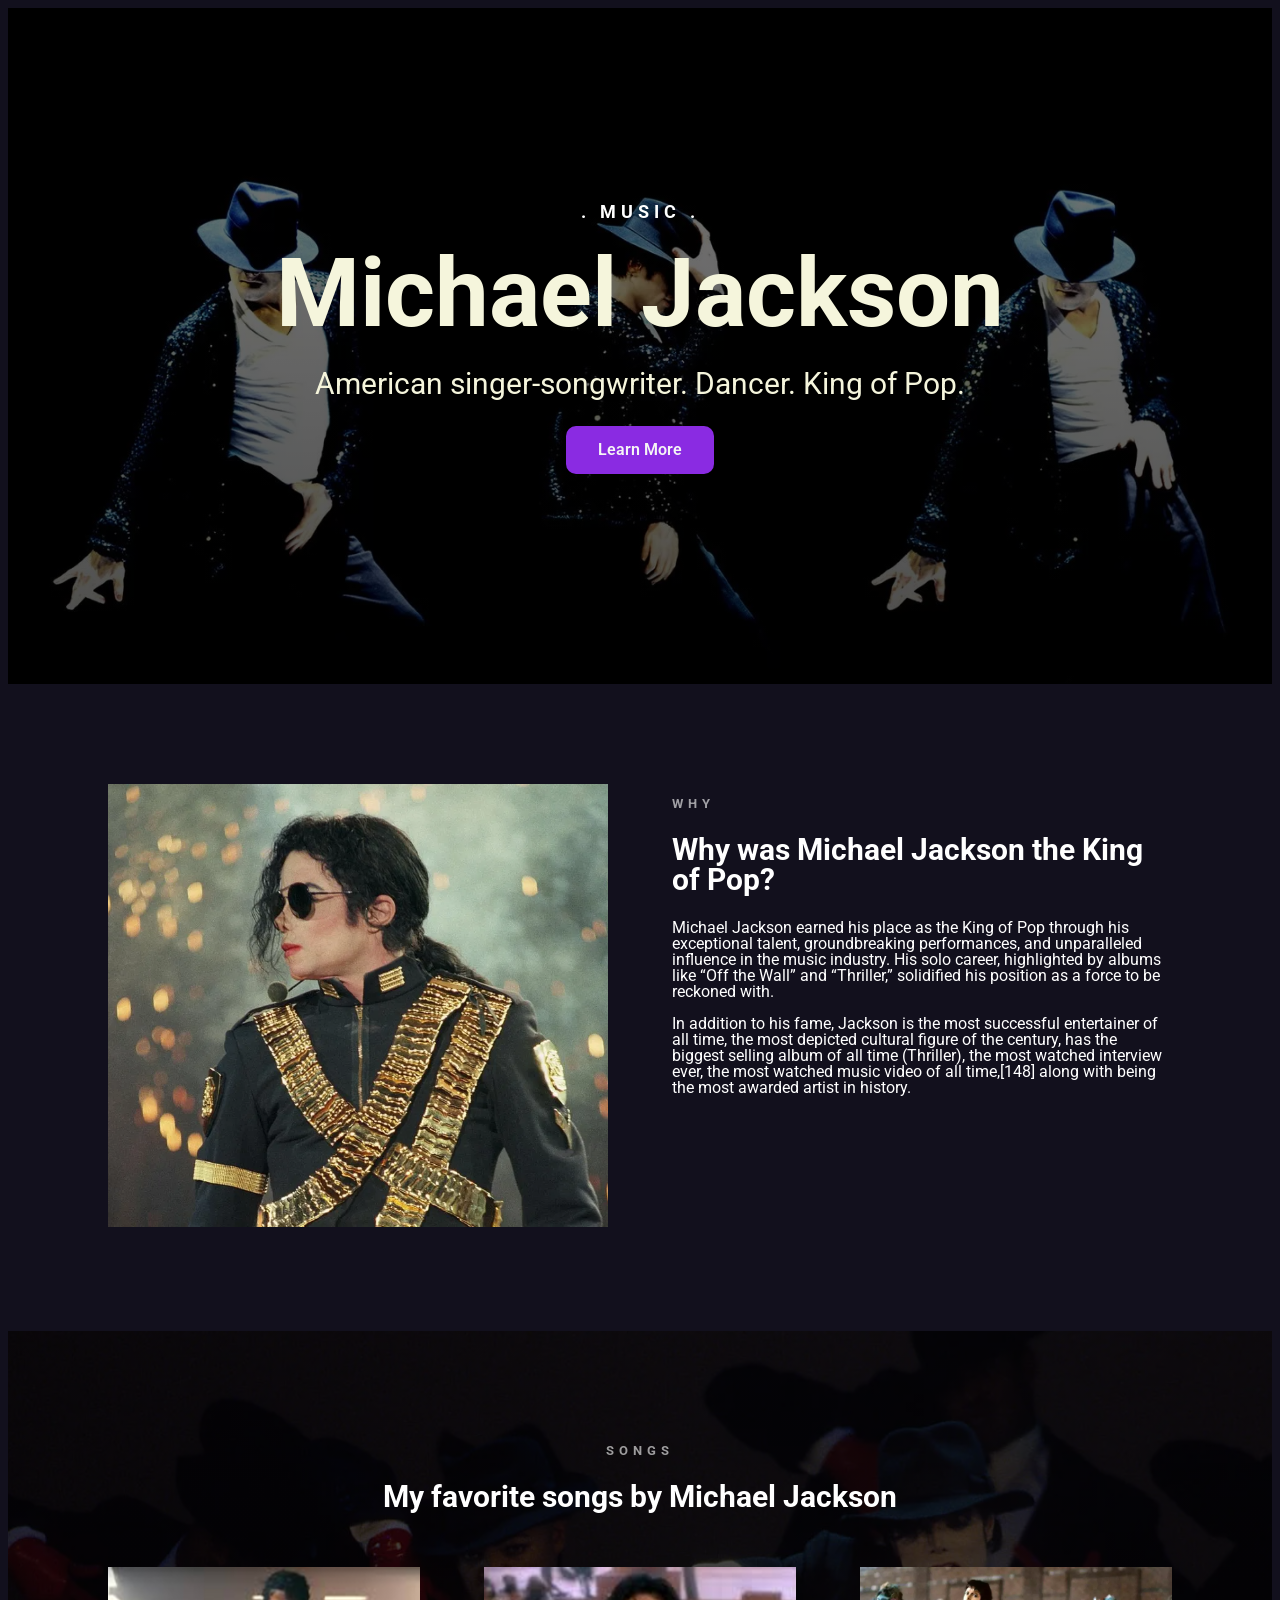
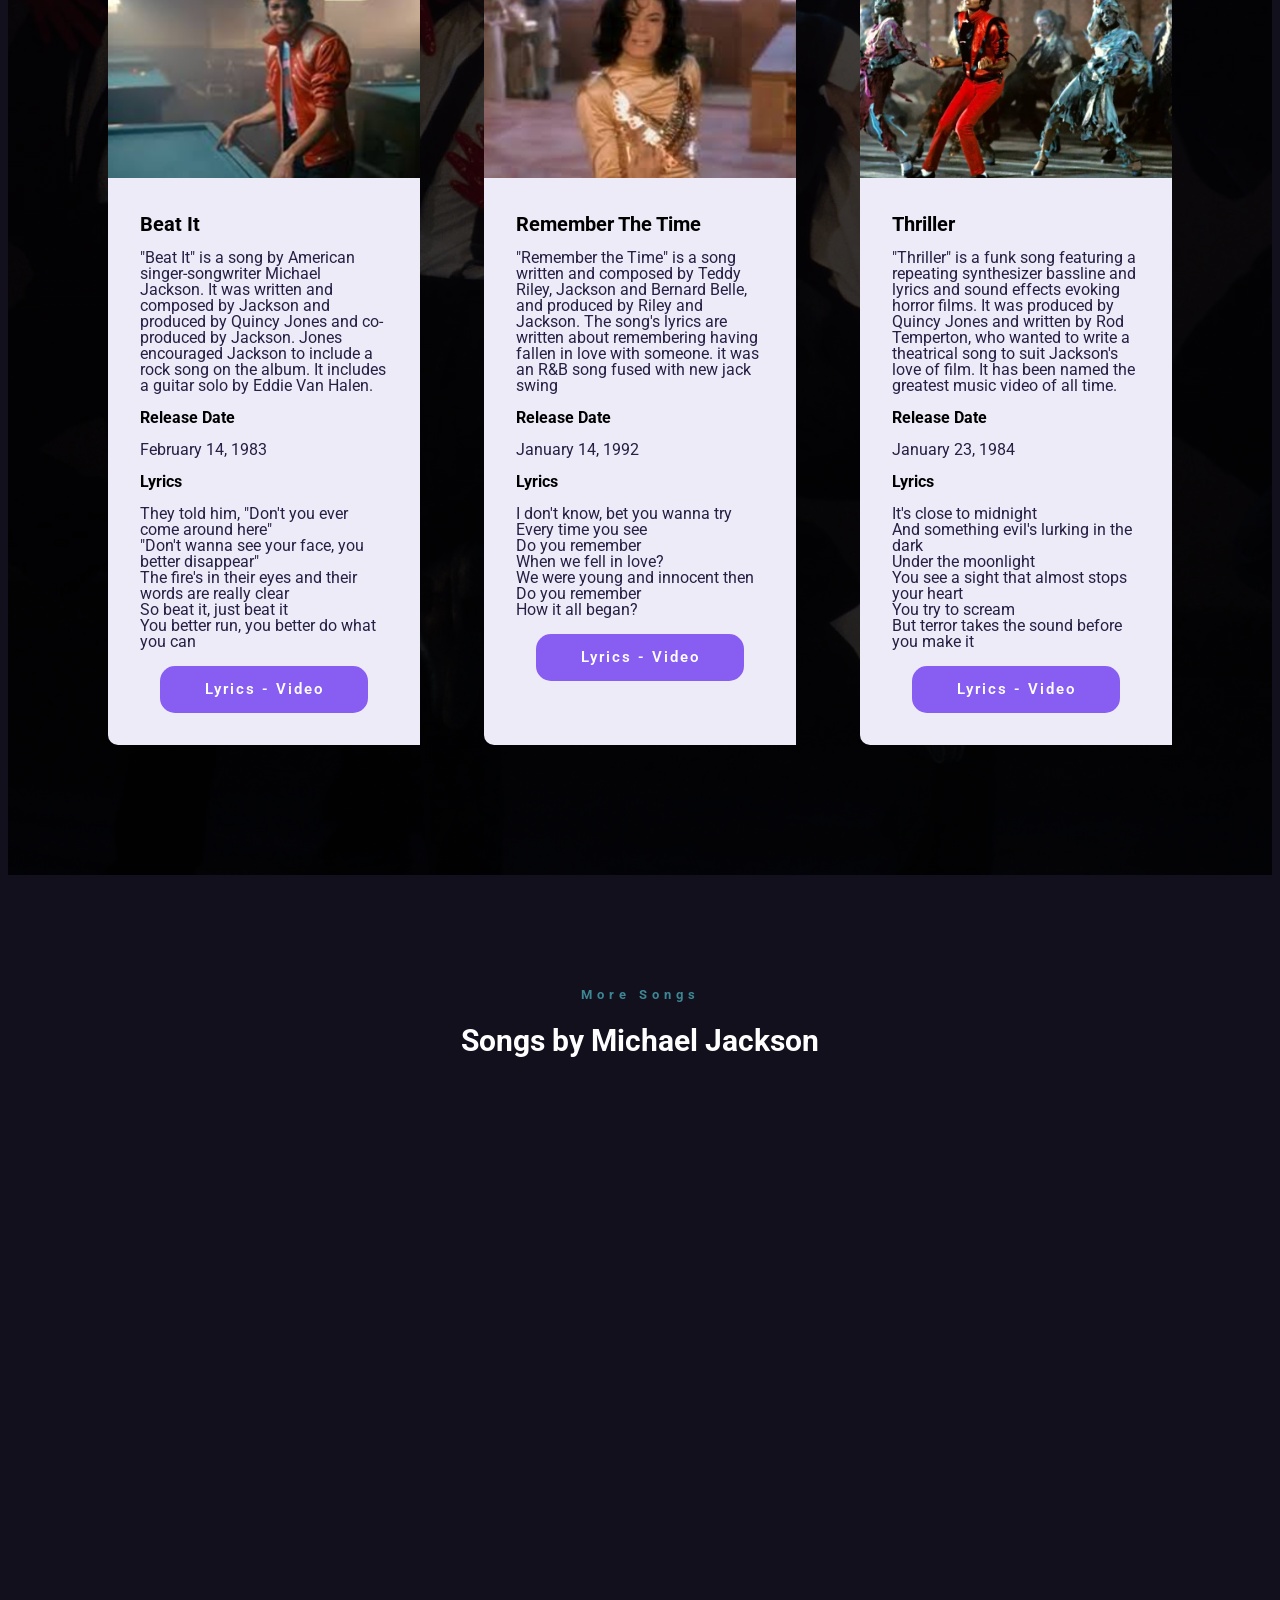
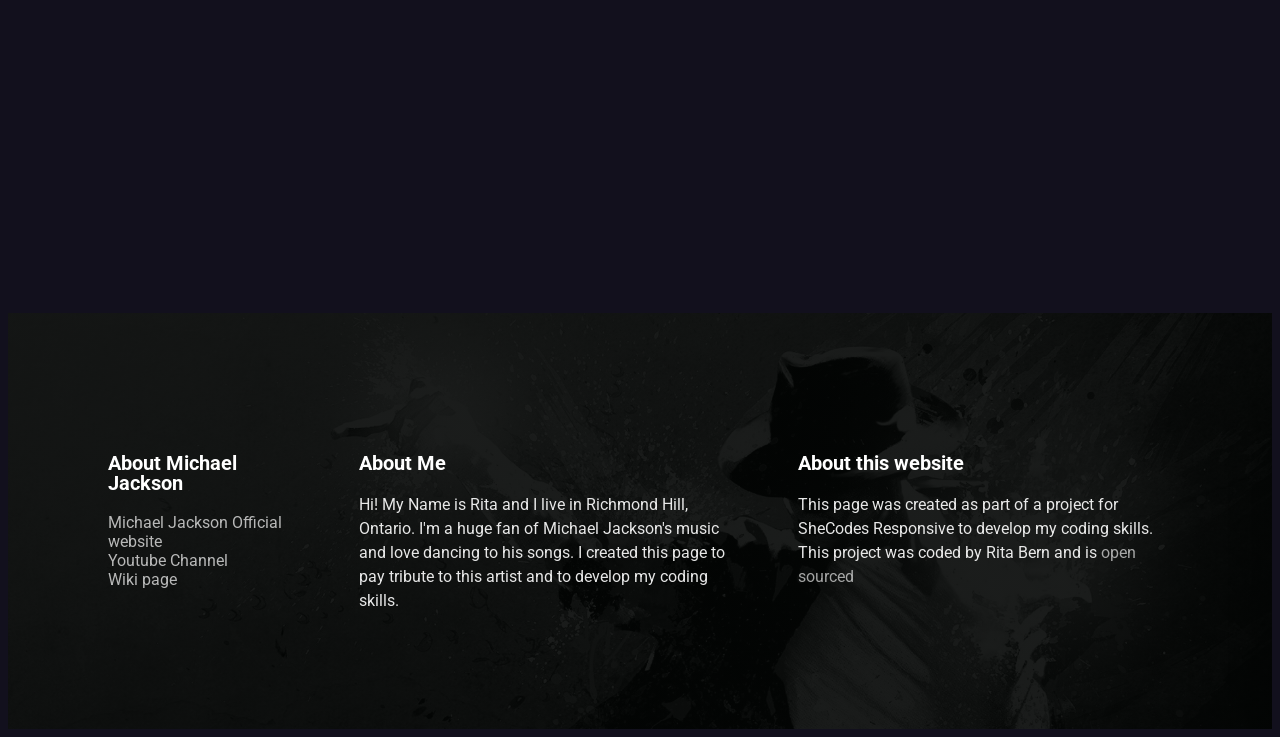
<file: index.html>
<!DOCTYPE html>
<html lang="en">
<head>
    <meta charset="UTF-8">
    <meta name="viewport" content="width=device-width, initial-scale=1.0">
    <link rel="preconnect" href="https://fonts.googleapis.com">
<link rel="preconnect" href="https://fonts.gstatic.com" crossorigin>
<link rel="preconnect" href="https://fonts.googleapis.com">
<link href="https://fonts.googleapis.com/css2?family=Roboto:ital,wght@0,100;0,300;0,400;0,500;0,700;0,900;1,100;1,300;1,400;1,500;1,700;1,900&display=swap" rel="stylesheet">

    <link rel="stylesheet" href="/src/styles.css">
    <title>Michael Jackson</title>
</head>
<body>
    <div class="container">
            <header>
                <h3>. MUSIC .</h3>
                <h1>Michael Jackson</h1>
                <h2>American singer-songwriter. Dancer. King of Pop. </h2>
                <a href="#more" class="placeholder-more">Learn More</a>
            </header>
            <main>
                <section class="grid grid-2-columns">
                    <div>
                        <img src="images/army-jacket.png" 
                        alt="Michael Jackson" 
                        class="img-responsive">
                        </div>
                        
                        <div>
                        <a name="more"></a>
                        <h3>WHY</h3>
                        <h2>Why was Michael Jackson the King of Pop?</h2>
                        <p>Michael Jackson earned his place as the King of Pop through his exceptional talent, groundbreaking performances, and unparalleled influence in the music industry. His solo career, highlighted by albums like “Off the Wall” and “Thriller,” solidified his position as a force to be reckoned with.</p>
                        <p>In addition to his fame, Jackson is the most successful entertainer of all time, the most depicted cultural figure of the century, has the biggest selling album of all time (Thriller), the most watched interview ever, the most watched music video of all time,[148] along with being the most awarded artist in history.</p>
                        </div>
                </section>
                <section class="secondary">
                    <h3 class="text-center">SONGS</h3>
                    <h2 class="text-center">My favorite songs by Michael Jackson</h2>

                 <div class="grid grid-3-columns">
                    <div class="card">
                        <div class="card-header">
                            <img src="../images/beat -it-picture.png" class="img-responsive">
                        </div>
                        
                        <div class="card-body">
                            <h4>Beat It</h4>
                            <p>"Beat It" is a song by American singer-songwriter Michael Jackson. It was written and composed by Jackson and produced by Quincy Jones and co-produced by Jackson. 
                                Jones encouraged Jackson to include a rock song on the album. It includes a guitar solo by Eddie Van Halen.</p>
                            <h5>Release Date</h5>
                            <P>February 14, 1983</P>
                            <h5>Lyrics</h5>
                            <p>They told him, "Don't you ever come around here"<br>
                                "Don't wanna see your face, you better disappear"<br>
                                The fire's in their eyes and their words are really clear <br>
                                So beat it, just beat it <br>
                                You better run, you better do what you can</p>
                               
                               
                                <div class="card-footer">
                                      <a href="https://youtu.be/oRdxUFDoQe0?si=64eP2_JmKE8VPoWe" class="btn" target="_blank">Lyrics - Video</a>
                                </div>
                          
                        </div>
                    </div>

                    <div class="card">
                        <div class="card-header">
                            <img src="/images/remember-mj-photo.png" class="img-responsive">
                        </div>
                        
                        <div class="card-body">
                            <h4>Remember The Time</h4>
                            <p>"Remember the Time" is a song written and composed by Teddy Riley, Jackson and Bernard Belle, and produced by Riley and Jackson. The song's lyrics are written about remembering having fallen in love with someone. it was an R&B song fused with new jack swing</p>
                            <h5>Release Date</h5>
                            <P>January 14, 1992</P>
                            <h5>Lyrics</h5>
                            <p>I don't know, bet you wanna try <br>
                                Every time you see <br>
                                Do you remember <br>
                                When we fell in love? <br>
                                We were young and innocent then <br>
                                Do you remember <br>
                                How it all began?</p>
                        
                                <div class="card-footer">
                                      <a href="https://youtu.be/LeiFF0gvqcc?si=gN141ncma-Rb0WnK" class="btn" target="_blank">Lyrics - Video</a>
                                </div>
                        </div>
                    </div>
                    <div class="card">
                        <div class="card-header">
                            <img src="../images/thriller-photo.png" class="img-responsive">
                        </div>
                        
                        <div class="card-body">
                            <h4>Thriller</h4>
                            <p>"Thriller" is a funk song featuring a repeating synthesizer bassline and lyrics and sound effects evoking horror films. It was produced by Quincy Jones and written by Rod Temperton, who wanted to write a theatrical song to suit Jackson's love of film. It has been named the greatest music video of all time.</p>
                            <h5>Release Date</h5>
                            <P>January 23, 1984</P>
                            <h5>Lyrics</h5>
                            <p>It's close to midnight <br>
                                And something evil's lurking in the dark <br>
                                Under the moonlight <br>
                                You see a sight that almost stops your heart <br>
                                You try to scream <br>
                                But terror takes the sound before you make it</p>                        
                               
                                <div class="card-footer">
                                      <a href="https://music.youtube.com/watch?v=sOnqjkJTMaA&si=sbGAdXzE-lgne5Vi" class="btn" target="_blank">Lyrics - Video</a>
                                </div>
                        </div>
                    </div>
                 </div>
                </section>

                <section>
                    <h3 class="text-center more-songs">More Songs</h3>
                     <h2 class="text-center">Songs by Michael Jackson</h2>
                     <div class="grid grid-3-columns-videos">
                        <iframe 
                       class="video"
                        src="https://www.youtube.com/embed/dsUXAEzaC3Q?si=PmTvS8fcxU52R5cC" title="YouTube video player" frameborder="0" allow="accelerometer; autoplay; clipboard-write; encrypted-media; gyroscope; picture-in-picture; web-share" referrerpolicy="strict-origin-when-cross-origin" allowfullscreen></iframe>
                        <iframe 
                       class="video" 
                        src="https://www.youtube.com/embed/HzZ_urpj4As?si=tyiDncTlUmp10seY" title="YouTube video player" frameborder="0" allow="accelerometer; autoplay; clipboard-write; encrypted-media; gyroscope; picture-in-picture; web-share" referrerpolicy="strict-origin-when-cross-origin" allowfullscreen></iframe>
                        <iframe 
                        class="video"
                        src="https://www.youtube.com/embed/h_D3VFfhvs4?si=XGcaMgAdO8JY6OHm" title="YouTube video player" frameborder="0" allow="accelerometer; autoplay; clipboard-write; encrypted-media; gyroscope; picture-in-picture; web-share" referrerpolicy="strict-origin-when-cross-origin" allowfullscreen></iframe>
                    </div>
                    <div class="grid grid-3-columns-videos">
                        <iframe 
                        class="video" 
                        src="https://www.youtube.com/embed/Zi_XLOBDo_Y?si=y1mKsLyydOPWcJWk" title="YouTube video player" frameborder="0" allow="accelerometer; autoplay; clipboard-write; encrypted-media; gyroscope; picture-in-picture; web-share" referrerpolicy="strict-origin-when-cross-origin" allowfullscreen></iframe>
                        <iframe 
                        class="video"
                        src="https://www.youtube.com/embed/QNJL6nfu__Q?si=w8Igwa_GR82dV76W" title="YouTube video player" frameborder="0" allow="accelerometer; autoplay; clipboard-write; encrypted-media; gyroscope; picture-in-picture; web-share" referrerpolicy="strict-origin-when-cross-origin" allowfullscreen></iframe>
                        <iframe 
                        class="video" 
                        src="https://www.youtube.com/embed/F2AitTPI5U0?si=bLjlQBRvcm-WLEsZ" title="YouTube video player" frameborder="0" allow="accelerometer; autoplay; clipboard-write; encrypted-media; gyroscope; picture-in-picture; web-share" referrerpolicy="strict-origin-when-cross-origin" allowfullscreen></iframe>
                   </div>
                </section>
            </main>
    <footer>
        <section class="grid grid-3-columns-with-first-narrow">
        <div>
            <h3>About Michael Jackson</h3>
            <ul>
                <li><a href="https://www.michaeljackson.com/en-ca/" target="_blank">Michael Jackson Official website</a></li>
                <li><a href="https://www.youtube.com/channel/UC5OrDvL9DscpcAstz7JnQGA" target="_blank">Youtube Channel</a></li>
                <li><a href="https://en.wikipedia.org/wiki/Michael_Jackson" target="_blank">Wiki page</a></li>
            </ul>
        </div>
        <div>
            <h3>About Me</h3>
            <p>Hi! My Name is Rita and I live in Richmond Hill, Ontario. I'm a huge fan of Michael Jackson's music and love dancing to his songs. I created this page to pay tribute to this artist and to develop my coding skills.</p>
        </div>
        <div>
            <h3>About this website</h3>
            <p>This page was created as part of a project for SheCodes Responsive to develop my coding skills.
            <br>
            This project was coded by Rita Bern and is <a href="https://github.com/finnocino" target="_blank">open sourced</a></p>
    </div>
    </section>
    </footer>
   </div> 
</body>
</html>
</file>
<file: src/styles.css>
body {
    font-family: "Roboto", sans-serif;
    background: #12101D;
}
header {
    background-image: linear-gradient(rgba(0,0,0,0.5), rgba(0,0,0,0.7)), url("../images/billie-jean.png");
    background-repeat: no-repeat;
    background-size: cover;
    color: beige;
    text-align: center;
    padding: 190px 0;
}

header h1 {
    font-weight: 700;
    font-size: 96px;
    line-height: 1;
    margin: 20px 0;
}
header h2 {
    font-weight: 400;
    font-size: 30px;
    line-height: 1.5;
    margin: 0;
}
header h3 {
    font-weight: 700;
    font-size: 18px;
    line-height: 1.5;
    letter-spacing: 5px;
    margin: 0;
}
header a {
    font-weight: 600;
    font-size: 16px;
    line-height: 1;
    text-align: center;
    color: whitesmoke;
    margin: 20px;
    background-color: blueviolet;
    text-decoration: none;
    padding: 16px 32px;
    display: inline-block;
    border-radius: 10px;
}

section {
    max-width: 100%;
    margin: 0 auto;
    padding: 100px;
}

section h2,h3, p {
    color: white;
}
section.secondary {
    background-image: linear-gradient(rgba(0,0,0,0.7), rgba(0,0,0,0.9)), 
    url("../images/billie-jean-dance.png");
   background-repeat: no-repeat;
   background-size: cover;
}
main h2 {
    font-size: 30px;
    font-weight: 700;
    line-height: 1;
}
main h3 {
    font-size: 13px;
    font-weight: 700;
    line-height: 1;
    letter-spacing: 5px;
    opacity: 0.6;
}
main h4 {
    font-size: 20px;
    font-weight: 700;
    line-height: 1;
    margin: 0;
}

main h5 {
    font-size: 16px;
    font-weight: 700;
    line-height: 1;
    margin: 0;
}
main p {
    font-size: 16px;
    font-weight: 400;
    line-height: 1;
}
footer {
    color: white;
    background-image: linear-gradient(rgba(2,4,3,0.9),rgba(2,4,3,0.9)),
    url("../images/white-shirt-hat.png");
    background-repeat: no-repeat;
    background-size: cover;
    margin-top: 30px;
    padding-top: 20px;
}

footer h3 {
    font-size: 20px;
    font-weight: 700;
    line-height: 1;
    
}
footer p {
    font-size: 16px;
    font-weight: 400;
    line-height: 24px;
    opacity: 0.9;
}

footer ul {
    padding: 0;
}

footer li {
    list-style: none;
    margin: 0;
    padding: 0;
}
footer a {
    color: #FFFFFF;
    opacity: 0.7;
    text-decoration: none;
}

.container {
    max-width: 1400px;
    margin: 0 auto;
}

.grid {
    display: grid;
    gap: 64px;
}

.grid-2-columns {
    grid-template-columns: 1fr 1fr;
}
.grid-3-columns-with-first-narrow {
     grid-template-columns: 1fr 2fr 2fr;
}
.grid-3-columns {
    grid-template-columns: 1fr 1fr 1fr;
}
.card {
    background:#EEEBF8;
    margin: 30px 0;
    border-radius: 0 10px;
}
.card-body {
    padding: 32px;
}

.btn {
    background-color: #885DF1;
    padding: 16px;
    gap: 10px;
    border-radius: 15px;
    display: block;
    text-align: center;
    color: #FFFFFF;
    font-size: 15px;
    font-weight: 600;
    line-height: 1;
    text-decoration: none;
    letter-spacing: 2px;
}
.card p {
    font-size: 16px;
    font-weight: 400;
    line-height: 1;
    color:  #272044;
}

.card-footer {
    padding: 0 20px;
}
.img-responsive {
    width: 100%;
}

.text-center {
    text-align: center;
}

.grid-3-columns-videos {
    grid-template-columns: 1fr 1fr 1fr;
    max-width: 1200px;
    margin-top: 20px;
    gap: 20px;
}
 .video {
   aspect-ratio:  1 / 1;
    width: 100%;
    border-radius: 5px;
}
.more-songs {
    color: #5BD5E3;
    /*background-color: #1d2e3b;*/
}
@media (max-width: 700px) {
    header {
        padding: 60px 0;
    }
    header h1 {
        font-size: 35px;
    }
    header h2 {
        font-size: 15px;
    }
    header h3 {
        font-size: 9px;
    }

    main h2 {
        font-size: 18px;
    }
    main h3 {
        font-size: 12px;
    }
    main p {
        font-size: 12px;
    }
     section {
        padding: 30px;
    }
    section h2 {
        font-size: 15px;
    }
    section h3 {
        font-size: 10px;
    }
    section h4 {
        font-size: 15px;
    }
    section h5 {
        font-size: 15px;
    }

    footer h3 {
        font-size: 14px;
    }

    footer p {
        font-size: 12px;
    }

    footer li {
        font-size: 12px;
    }
    .card-body h4 {
        font-size: 16px;
    }
    .card-body h5 {
        font-size: 14px;
    }
    .card p {
        font-size: 12px;
    }

   .btn{
        font-size: 10px;
        padding: 3px;
    }
    .grid {
        grid-template-columns: 1fr;
        gap: 30px;
    }
   
    .placeholder-more {
        font-size: 10px;

    }
    .grid-3-columns-videos {
        grid-template-columns: 1fr;
    }
}
</file>
